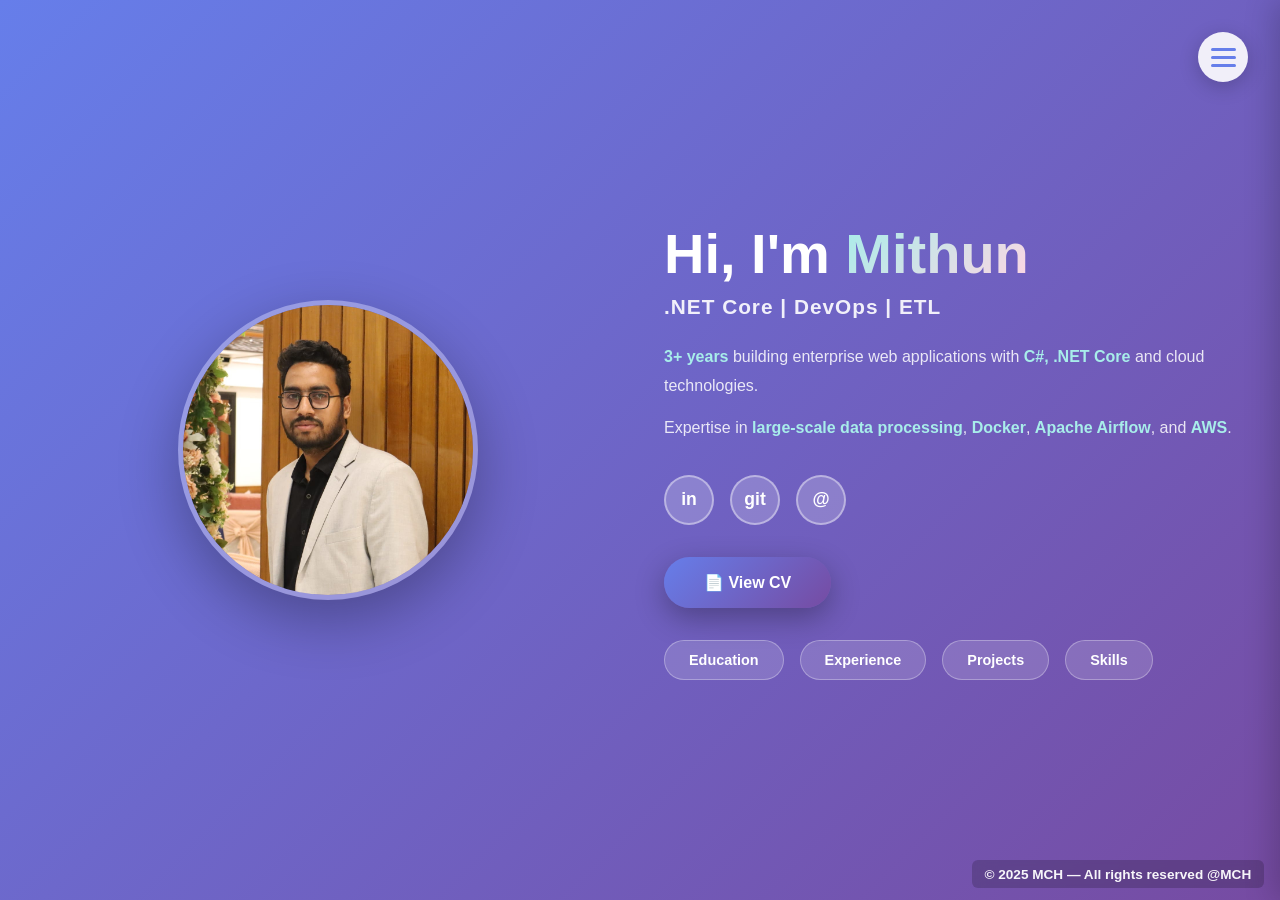
<file: index.html>
<!DOCTYPE html>
<html lang="en">
<head>
  <meta charset="UTF-8">
  <meta name="viewport" content="width=device-width, initial-scale=1.0">
  <title>Mithun Chandra Howlader | Portfolio</title>
   <!-- CSS file link -->
  <link rel="stylesheet" href="style.css">
</head>
<body>
  <!-- Menu Toggle Button -->
  <div class="menu-toggle" onclick="toggleMenu()">
    <span></span>
    <span></span>
    <span></span>
  </div>

  <!-- Sidebar Menu -->
  <div class="sidebar" id="sidebar">
    <nav>
      <ul>
        <li><a href="index.html">🏠 Home</a></li>
        <li><a href="education.html">🎓 Education</a></li>
        <li><a href="experience.html">💼 Experience</a></li>
        <li><a href="projects.html">🚀 Projects</a></li>
        <li><a href="skills.html">⚡ Skills & Technology</a></li>
        <li><a href="contact.html">📧 Contact</a></li>
      </ul>
    </nav>
  </div>

  <!-- Overlay -->
  <div class="overlay" id="overlay" onclick="toggleMenu()"></div>

  <!-- Landing Page -->
  <section class="landing">
    <div class="content-wrapper">
      <!-- Left Section -->
      <div class="landing-left">
        <img src="MCH_CV.jpg" alt="Mithun Chandra Howlader" class="profile-pic">
      </div>

      <!-- Right Section -->
      <div class="landing-right">
        <h1>Hi, I'm <span class="highlight">Mithun</span></h1>
        <p class="role">.NET Core | DevOps | ETL</p>

        <!-- Quick Summary -->
        <div class="quick-summary">
          <p><strong>3+ years</strong> building enterprise web applications with <strong>C#, .NET Core</strong> and cloud technologies.</p>
          <p>Expertise in <strong>large-scale data processing</strong>, <strong>Docker</strong>, <strong>Apache Airflow</strong>, and <strong>AWS</strong>.</p>
        </div>

        <!-- Social Links -->
        <div class="social-links">
          <a href="https://www.linkedin.com/in/mithun-chandra-howlader-b78268a1/" target="_blank" title="LinkedIn">in</a>
          <a href="https://github.com/mchowlader/" target="_blank" title="GitHub">git</a>
          <a href="mailto:mithun.howlader222@gmail.com" title="Email">@</a>
        </div>

        <!-- CTA Button -->
        <div class="cta-section">
          <a href="Mithun Chandra Howlader_CV_v2.pdf" class="cv-btn" target="_blank">📄 View CV</a>
        </div>

        <!-- Quick Links -->
        <div class="quick-links">
          <a href="education.html" class="quick-link">Education</a>
          <a href="experience.html" class="quick-link">Experience</a>
          <a href="projects.html" class="quick-link">Projects</a>
          <a href="skills.html" class="quick-link">Skills</a>
        </div>
      </div>
    </div>
  </section>

  <script>
    function toggleMenu() {
      const sidebar = document.getElementById('sidebar');
      const overlay = document.getElementById('overlay');
      const menuToggle = document.querySelector('.menu-toggle');
      
      sidebar.classList.toggle('active');
      overlay.classList.toggle('active');
      menuToggle.classList.toggle('active');
    }

    // Close menu on escape key
    document.addEventListener('keydown', function(e) {
      if (e.key === 'Escape') {
        const sidebar = document.getElementById('sidebar');
        if (sidebar.classList.contains('active')) {
          toggleMenu();
        }
      }
    });
  </script>
  <footer class="site-footer">© 2025 MCH — All rights reserved @MCH</footer>
</body>
</html>
</file>
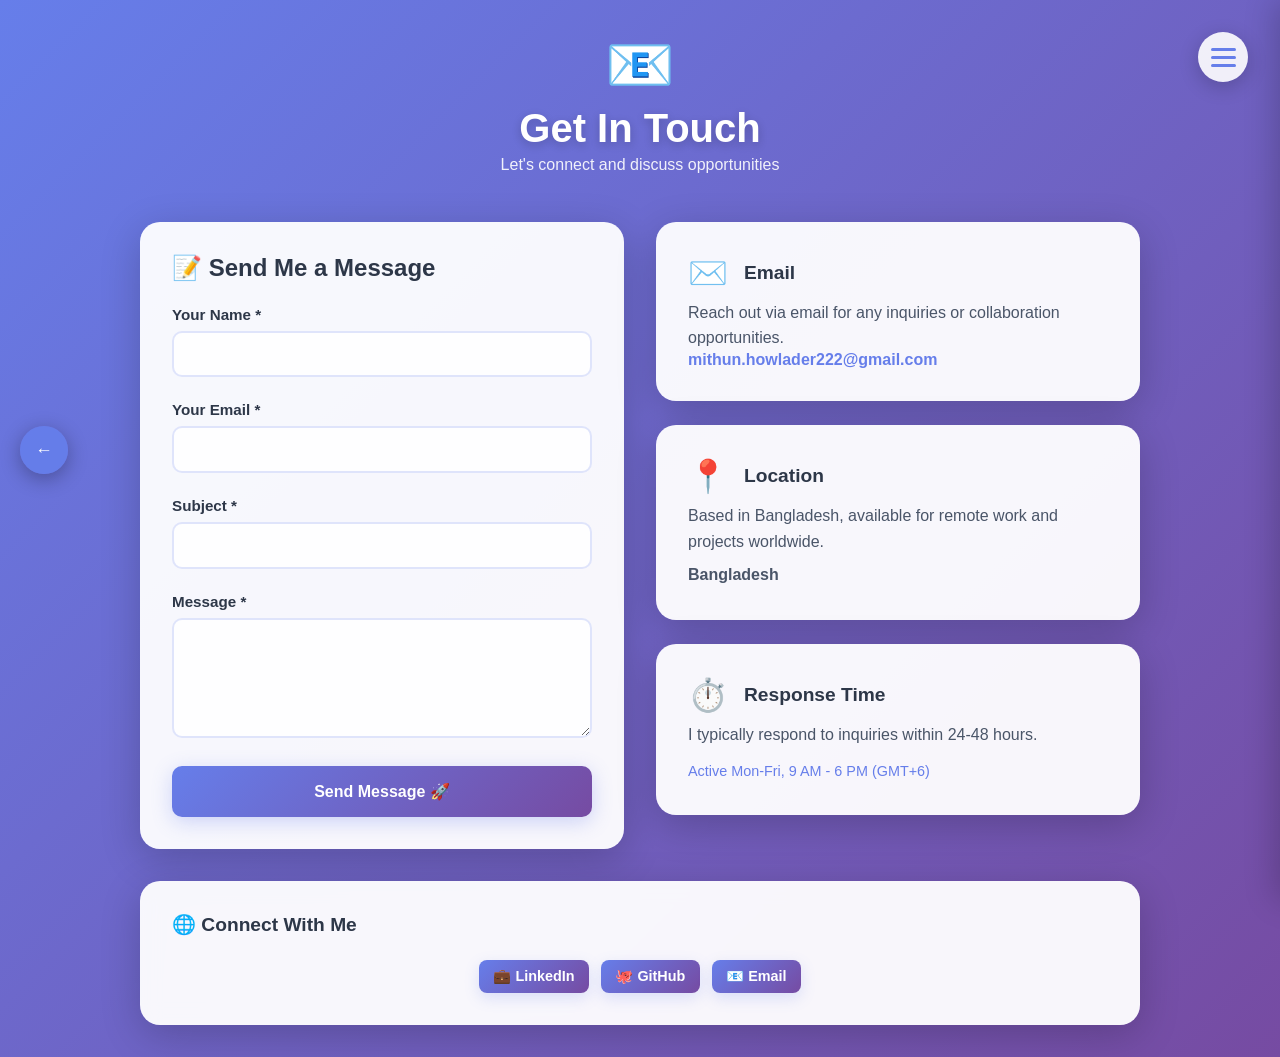
<file: contact.html>
<!DOCTYPE html>
<html lang="en">
<head>
  <meta charset="UTF-8">
  <meta name="viewport" content="width=device-width, initial-scale=1.0">
  <title>Contact | Mithun Chandra Howlader</title>
  <style>
    * {
      margin: 0;
      padding: 0;
      box-sizing: border-box;
    }

    body {
      font-family: 'Segoe UI', Tahoma, Geneva, Verdana, sans-serif;
      background: linear-gradient(135deg, #667eea 0%, #764ba2 100%);
      min-height: 100vh;
      overflow-x: hidden;
      padding: 2rem;
    }

    /* Menu Toggle Button */
    .menu-toggle {
      position: fixed;
      top: 2rem;
      right: 2rem;
      width: 50px;
      height: 50px;
      background: rgba(255, 255, 255, 0.9);
      border-radius: 50%;
      display: flex;
      flex-direction: column;
      align-items: center;
      justify-content: center;
      gap: 5px;
      cursor: pointer;
      z-index: 1001;
      box-shadow: 0 5px 20px rgba(0, 0, 0, 0.2);
      transition: all 0.3s;
    }

    .menu-toggle:hover {
      transform: scale(1.1);
    }

    .menu-toggle span {
      width: 25px;
      height: 3px;
      background: #667eea;
      border-radius: 3px;
      transition: all 0.3s;
    }

    .menu-toggle.active span:nth-child(1) {
      transform: rotate(45deg) translate(8px, 8px);
    }

    .menu-toggle.active span:nth-child(2) {
      opacity: 0;
    }

    .menu-toggle.active span:nth-child(3) {
      transform: rotate(-45deg) translate(7px, -7px);
    }

    /* Sidebar Menu */
    .sidebar {
      position: fixed;
      top: 0;
      right: -350px;
      width: 350px;
      height: 100vh;
      background: rgba(255, 255, 255, 0.98);
      backdrop-filter: blur(10px);
      box-shadow: -5px 0 30px rgba(0, 0, 0, 0.2);
      z-index: 1000;
      transition: right 0.4s cubic-bezier(0.68, -0.55, 0.265, 1.55);
      padding: 5rem 2rem 2rem;
      overflow-y: auto;
    }

    .sidebar.active {
      right: 0;
    }

    .sidebar nav ul {
      list-style: none;
    }

    .sidebar nav ul li {
      margin-bottom: 1.5rem;
    }

    .sidebar nav ul li a {
      text-decoration: none;
      color: #2d3748;
      font-size: 1.2rem;
      font-weight: 600;
      display: block;
      padding: 1rem;
      border-radius: 10px;
      transition: all 0.3s;
    }

    .sidebar nav ul li a:hover {
      background: rgba(102, 126, 234, 0.1);
      color: #667eea;
    }

    .sidebar nav ul li a.active {
      background: linear-gradient(135deg, #667eea 0%, #764ba2 100%);
      color: white;
    }

    /* Overlay */
    .overlay {
      position: fixed;
      top: 0;
      left: 0;
      width: 100%;
      height: 100%;
      background: rgba(0, 0, 0, 0.5);
      opacity: 0;
      visibility: hidden;
      transition: all 0.3s;
      z-index: 999;
    }

    .overlay.active {
      opacity: 1;
      visibility: visible;
    }

    /* Back Button - Fixed Round */
    .back-btn {
      position: fixed;
      left: 1.25rem;
      top: 50%;
      transform: translateY(-50%);
      width: 48px;
      height: 48px;
      display: flex;
      align-items: center;
      justify-content: center;
      background: rgba(102, 126, 234, 0.95);
      color: white;
      border-radius: 50%;
      text-decoration: none;
      box-shadow: 0 5px 20px rgba(0, 0, 0, 0.3);
      z-index: 100;
      font-size: 1.1rem;
      cursor: pointer;
    }

    .back-btn:hover {
      background: #667eea;
      transform: translateY(-50%) scale(1.05);
      box-shadow: 0 8px 25px rgba(102, 126, 234, 0.5);
    }

    /* Main Container */
    .container {
      max-width: 1000px;
      margin: 0 auto;
    }

    /* Page Header */
    .page-header {
      margin-bottom: 3rem;
      text-align: center;
      animation: fadeInDown 0.6s ease-out;
    }

    .page-header .icon {
      font-size: 3.5rem;
      margin-bottom: 0.5rem;
      animation: bounce 2s infinite;
    }

    @keyframes bounce {
      0%, 100% { transform: translateY(0); }
      50% { transform: translateY(-10px); }
    }

    .page-header h1 {
      font-size: 2.5rem;
      color: white;
      margin-bottom: 0.3rem;
      text-shadow: 0 3px 10px rgba(0, 0, 0, 0.2);
    }

    .page-header p {
      color: rgba(255, 255, 255, 0.9);
      font-size: 1rem;
    }

    @keyframes fadeInDown {
      from {
        opacity: 0;
        transform: translateY(-30px);
      }
      to {
        opacity: 1;
        transform: translateY(0);
      }
    }

    /* Contact Content */
    .contact-content {
      display: grid;
      grid-template-columns: 1fr 1fr;
      gap: 2rem;
      animation: fadeInUp 0.8s ease-out 0.2s both;
    }

    @keyframes fadeInUp {
      from {
        opacity: 0;
        transform: translateY(30px);
      }
      to {
        opacity: 1;
        transform: translateY(0);
      }
    }

    /* Contact Form */
    .contact-form {
      background: rgba(255, 255, 255, 0.95);
      backdrop-filter: blur(10px);
      padding: 2rem;
      border-radius: 20px;
      box-shadow: 0 10px 40px rgba(0, 0, 0, 0.2);
    }

    .contact-form h2 {
      font-size: 1.5rem;
      color: #2d3748;
      margin-bottom: 1.5rem;
      display: flex;
      align-items: center;
      gap: 0.5rem;
    }

    .form-group {
      margin-bottom: 1.5rem;
    }

    .form-group label {
      display: block;
      color: #2d3748;
      font-weight: 600;
      margin-bottom: 0.5rem;
      font-size: 0.95rem;
    }

    .form-group input,
    .form-group textarea {
      width: 100%;
      padding: 0.8rem;
      border: 2px solid rgba(102, 126, 234, 0.2);
      border-radius: 10px;
      font-family: inherit;
      font-size: 0.95rem;
      transition: all 0.3s;
      background: rgba(255, 255, 255, 0.8);
    }

    .form-group input:focus,
    .form-group textarea:focus {
      outline: none;
      border-color: #667eea;
      background: white;
      box-shadow: 0 0 15px rgba(102, 126, 234, 0.2);
    }

    .form-group textarea {
      resize: vertical;
      min-height: 120px;
    }

    .submit-btn {
      width: 100%;
      padding: 1rem;
      background: linear-gradient(135deg, #667eea 0%, #764ba2 100%);
      color: white;
      border: none;
      border-radius: 10px;
      font-size: 1rem;
      font-weight: 700;
      cursor: pointer;
      transition: all 0.3s;
      box-shadow: 0 5px 20px rgba(102, 126, 234, 0.3);
    }

    .submit-btn:hover {
      transform: translateY(-3px);
      box-shadow: 0 10px 30px rgba(102, 126, 234, 0.5);
    }

    .submit-btn:active {
      transform: translateY(-1px);
    }

    /* Contact Info */
    .contact-info {
      display: flex;
      flex-direction: column;
      gap: 1.5rem;
    }

    .info-card {
      background: rgba(255, 255, 255, 0.95);
      backdrop-filter: blur(10px);
      padding: 2rem;
      border-radius: 20px;
      box-shadow: 0 10px 40px rgba(0, 0, 0, 0.2);
      transition: all 0.3s;
    }

    .info-card:hover {
      transform: translateY(-5px);
      box-shadow: 0 15px 50px rgba(102, 126, 234, 0.3);
    }

    .info-card-header {
      display: flex;
      align-items: center;
      gap: 1rem;
      margin-bottom: 0.5rem;
    }

    .info-icon {
      font-size: 2rem;
      display: flex;
      align-items: center;
      justify-content: center;
    }

    .info-card h3 {
      font-size: 1.2rem;
      color: #2d3748;
    }

    .info-card p {
      color: #4a5568;
      margin-top: 0.5rem;
      line-height: 1.6;
    }

    .info-card a {
      color: #667eea;
      text-decoration: none;
      font-weight: 600;
      transition: all 0.3s;
      display: inline-block;
    }

    .info-card a:hover {
      color: #764ba2;
      text-decoration: underline;
    }

    /* Social Links */
    .social-links-section {
      background: rgba(255, 255, 255, 0.95);
      backdrop-filter: blur(10px);
      padding: 2rem;
      border-radius: 20px;
      box-shadow: 0 10px 40px rgba(0, 0, 0, 0.2);
    }

    .social-links-section h3 {
      font-size: 1.2rem;
      color: #2d3748;
      margin-bottom: 1.5rem;
      display: flex;
      align-items: center;
      gap: 0.5rem;
    }

    .social-buttons {
      display: flex;
      gap: 0.75rem;
      flex-wrap: wrap;
      justify-content: center;
    }

    .social-btn {
      padding: 0.5rem 0.9rem;
      font-size: 0.9rem;
      background: linear-gradient(135deg, #667eea 0%, #764ba2 100%);
      color: white;
      text-decoration: none;
      border-radius: 8px;
      font-weight: 600;
      transition: all 0.3s;
      box-shadow: 0 5px 15px rgba(102, 126, 234, 0.2);
      display: inline-flex;
      align-items: center;
      justify-content: center;
      gap: 0.4rem;
    }

    .social-btn:hover {
      transform: translateY(-3px);
      box-shadow: 0 10px 25px rgba(102, 126, 234, 0.4);
    }

    /* Response Message */
    .form-message {
      margin-top: 1rem;
      padding: 1rem;
      border-radius: 10px;
      text-align: center;
      display: none;
      font-weight: 600;
    }

    .form-message.success {
      background: rgba(72, 187, 120, 0.2);
      color: #22543d;
      display: block;
    }

    .form-message.error {
      background: rgba(245, 101, 101, 0.2);
      color: #742a2a;
      display: block;
    }

    /* Responsive */
    @media (max-width: 768px) {
      body {
        padding: 1rem;
      }

      .back-btn {
        left: 1rem;
        width: 40px;
        height: 40px;
        font-size: 1rem;
        padding: 0;
      }

      .menu-toggle {
        top: 1rem;
        right: 1rem;
      }

      .page-header h1 {
        font-size: 2rem;
      }

      .page-header .icon {
        font-size: 2.5rem;
      }

      .contact-content {
        grid-template-columns: 1fr;
      }

      .contact-form,
      .info-card,
      .social-links-section {
        padding: 1.5rem;
      }

      .social-btn {
        flex: 1 1 calc(50% - 0.5rem);
      }
    }

    @media (max-width: 480px) {
      .page-header h1 {
        font-size: 1.5rem;
      }

      .contact-form h2,
      .social-links-section h3 {
        font-size: 1.1rem;
      }

      .social-btn {
        flex: 1 1 100%;
      }
    }
  </style>
</head>
<body>
  <!-- Menu Toggle Button -->
  <div class="menu-toggle" onclick="toggleMenu()">
    <span></span>
    <span></span>
    <span></span>
  </div>

  <!-- Sidebar Menu -->
  <div class="sidebar" id="sidebar">
    <nav>
      <ul>
        <li><a href="index.html">🏠 Home</a></li>
        <li><a href="education.html">🎓 Education</a></li>
        <li><a href="experience.html">💼 Experience</a></li>
        <li><a href="projects.html">🚀 Projects</a></li>
        <li><a href="skills.html">⚡ Skills & Technology</a></li>
        <li><a href="contact.html" class="active">📧 Contact</a></li>
      </ul>
    </nav>
  </div>

  <!-- Overlay -->
  <div class="overlay" id="overlay" onclick="toggleMenu()"></div>

  <!-- Back Button -->
  <a href="index.html" class="back-btn" aria-label="Home">←</a>

  <!-- Main Content -->
  <div class="container">
    <!-- Page Header -->
    <div class="page-header">
      <div class="icon">📧</div>
      <h1>Get In Touch</h1>
      <p>Let's connect and discuss opportunities</p>
    </div>

    <!-- Contact Content -->
    <div class="contact-content">
      <!-- Contact Form -->
      <div class="contact-form">
        <h2>📝 Send Me a Message</h2>
        <form id="contactForm">
          <div class="form-group">
            <label for="name">Your Name *</label>
            <input type="text" id="name" name="name" required>
          </div>

          <div class="form-group">
            <label for="email">Your Email *</label>
            <input type="email" id="email" name="email" required>
          </div>

          <div class="form-group">
            <label for="subject">Subject *</label>
            <input type="text" id="subject" name="subject" required>
          </div>

          <div class="form-group">
            <label for="message">Message *</label>
            <textarea id="message" name="message" required></textarea>
          </div>

          <button type="submit" class="submit-btn">Send Message 🚀</button>
          <div class="form-message" id="formMessage"></div>
        </form>
      </div>

      <!-- Contact Info -->
      <div class="contact-info">
        <!-- Email Card -->
        <div class="info-card">
          <div class="info-card-header">
            <div class="info-icon">✉️</div>
            <h3>Email</h3>
          </div>
          <p>Reach out via email for any inquiries or collaboration opportunities.</p>
          <a href="mailto:mithun.howlader222@gmail.com">mithun.howlader222@gmail.com</a>
        </div>

        <!-- Location Card -->
        <div class="info-card">
          <div class="info-card-header">
            <div class="info-icon">📍</div>
            <h3>Location</h3>
          </div>
          <p>Based in Bangladesh, available for remote work and projects worldwide.</p>
          <p><strong>Bangladesh</strong></p>
        </div>

        <!-- Response Time Card -->
        <div class="info-card">
          <div class="info-card-header">
            <div class="info-icon">⏱️</div>
            <h3>Response Time</h3>
          </div>
          <p>I typically respond to inquiries within 24-48 hours.</p>
          <p style="margin-top: 0.8rem; font-size: 0.9rem; color: #667eea;">Active Mon-Fri, 9 AM - 6 PM (GMT+6)</p>
        </div>
      </div>
    </div>

    <!-- Social Links Section -->
    <div class="social-links-section" style="margin-top: 2rem;">
      <h3>🌐 Connect With Me</h3>
      <div class="social-buttons">
        <a href="https://www.linkedin.com/in/mithun-chandra-howlader-b78268a1/" target="_blank" class="social-btn">
          💼 LinkedIn
        </a>
        <a href="https://github.com/mchowlader/" target="_blank" class="social-btn">
          🐙 GitHub
        </a>
        <a href="mailto:mithun.howlader222@gmail.com" class="social-btn">
          📧 Email
        </a>
      </div>
    </div>
  </div>

  <script>
    function toggleMenu() {
      const sidebar = document.getElementById('sidebar');
      const overlay = document.getElementById('overlay');
      const menuToggle = document.querySelector('.menu-toggle');
      
      sidebar.classList.toggle('active');
      overlay.classList.toggle('active');
      menuToggle.classList.toggle('active');
    }

    // Set active menu item
    document.addEventListener('DOMContentLoaded', function() {
      const currentPage = window.location.pathname.split('/').pop() || 'index.html';
      const menuLinks = document.querySelectorAll('.sidebar nav ul li a');
      
      menuLinks.forEach(link => {
        const href = link.getAttribute('href');
        if (href === currentPage || (currentPage === '' && href === 'index.html')) {
          link.classList.add('active');
        } else {
          link.classList.remove('active');
        }
      });
    });

    // Handle form submission
    document.getElementById('contactForm').addEventListener('submit', function(e) {
      e.preventDefault();
      
      const name = document.getElementById('name').value;
      const email = document.getElementById('email').value;
      const subject = document.getElementById('subject').value;
      const message = document.getElementById('message').value;
      const formMessage = document.getElementById('formMessage');

      // Validate form
      if (!name || !email || !subject || !message) {
        formMessage.textContent = 'Please fill in all fields';
        formMessage.classList.add('error');
        formMessage.classList.remove('success');
        return;
      }

      // Create mailto link (simple solution)
      const mailtoLink = `mailto:mithun.howlader222@gmail.com?subject=${encodeURIComponent(subject)}&body=${encodeURIComponent(`From: ${name} (${email})\n\n${message}`)}`;
      
      // Show success message
      formMessage.textContent = '✓ Message prepared! Your email client will open.';
      formMessage.classList.add('success');
      formMessage.classList.remove('error');

      // Clear form after 2 seconds and open email client
      setTimeout(() => {
        window.location.href = mailtoLink;
        this.reset();
        formMessage.textContent = '';
        formMessage.classList.remove('success');
      }, 1000);
    });

    // Close menu on escape key
    document.addEventListener('keydown', function(e) {
      if (e.key === 'Escape') {
        const sidebar = document.getElementById('sidebar');
        if (sidebar.classList.contains('active')) {
          toggleMenu();
        }
      }
    });
  </script>
</body>
</html>
</file>
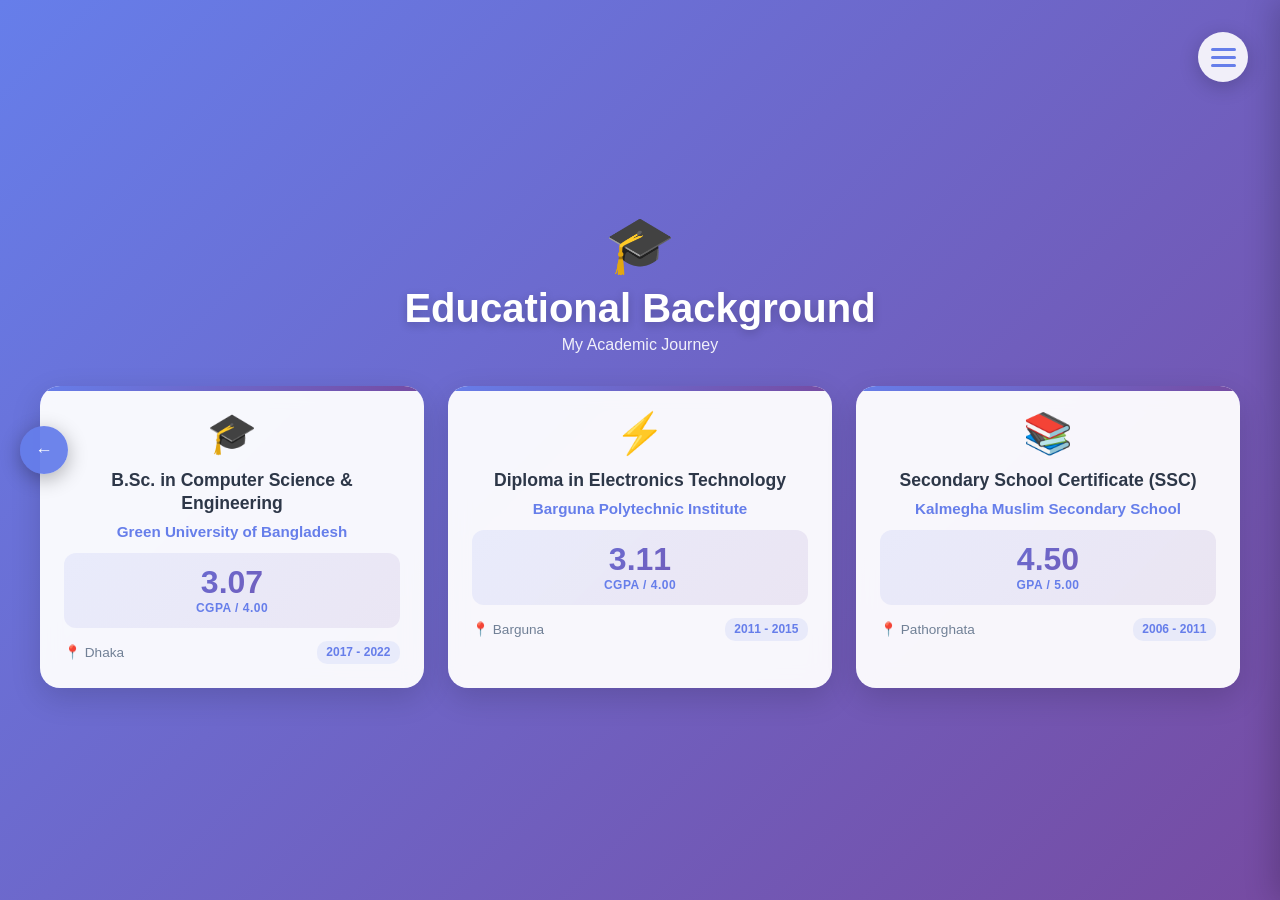
<file: education.html>
<!DOCTYPE html>
<html lang="en">
<head>
  <meta charset="UTF-8">
  <meta name="viewport" content="width=device-width, initial-scale=1.0">
  <title>Education | Mithun Chandra Howlader</title>
  <style>
    * {
      margin: 0;
      padding: 0;
      box-sizing: border-box;
    }

    body {
      font-family: 'Segoe UI', Tahoma, Geneva, Verdana, sans-serif;
      background: linear-gradient(135deg, #667eea 0%, #764ba2 100%);
      height: 100vh;
      overflow: hidden;
      display: flex;
      align-items: center;
      justify-content: center;
      padding: 2rem;
    }

    /* Menu Toggle Button */
    .menu-toggle {
      position: fixed;
      top: 2rem;
      right: 2rem;
      width: 50px;
      height: 50px;
      background: rgba(255, 255, 255, 0.9);
      border-radius: 50%;
      display: flex;
      flex-direction: column;
      align-items: center;
      justify-content: center;
      gap: 5px;
      cursor: pointer;
      z-index: 1001;
      box-shadow: 0 5px 20px rgba(0, 0, 0, 0.2);
      transition: all 0.3s;
    }

    .menu-toggle:hover {
      transform: scale(1.1);
    }

    .menu-toggle span {
      width: 25px;
      height: 3px;
      background: #667eea;
      border-radius: 3px;
      transition: all 0.3s;
    }

    .menu-toggle.active span:nth-child(1) {
      transform: rotate(45deg) translate(8px, 8px);
    }

    .menu-toggle.active span:nth-child(2) {
      opacity: 0;
    }

    .menu-toggle.active span:nth-child(3) {
      transform: rotate(-45deg) translate(7px, -7px);
    }

    /* Sidebar Menu */
    .sidebar {
      position: fixed;
      top: 0;
      right: -350px;
      width: 350px;
      height: 100vh;
      background: rgba(255, 255, 255, 0.98);
      backdrop-filter: blur(10px);
      box-shadow: -5px 0 30px rgba(0, 0, 0, 0.2);
      z-index: 1000;
      transition: right 0.4s cubic-bezier(0.68, -0.55, 0.265, 1.55);
      padding: 5rem 2rem 2rem;
      overflow-y: auto;
    }

    .sidebar.active {
      right: 0;
    }

    .sidebar nav ul {
      list-style: none;
    }

    .sidebar nav ul li {
      margin-bottom: 1.5rem;
    }

    .sidebar nav ul li a {
      text-decoration: none;
      color: #2d3748;
      font-size: 1.2rem;
      font-weight: 600;
      display: block;
      padding: 1rem;
      border-radius: 10px;
      transition: all 0.3s;
    }

    .sidebar nav ul li a:hover {
      background: rgba(102, 126, 234, 0.1);
      color: #667eea;
    }

    .sidebar nav ul li a.active {
      background: linear-gradient(135deg, #667eea 0%, #764ba2 100%);
      color: white;
    }

    /* Overlay */
    .overlay {
      position: fixed;
      top: 0;
      left: 0;
      width: 100%;
      height: 100%;
      background: rgba(0, 0, 0, 0.5);
      opacity: 0;
      visibility: hidden;
      transition: all 0.3s;
      z-index: 999;
    }

    .overlay.active {
      opacity: 1;
      visibility: visible;
    }

    /* Main Container */
    .container {
      max-width: 1200px;
      width: 100%;
      text-align: center;
    }

    /* Page Header */
    .page-header {
      margin-bottom: 2rem;
      animation: fadeInDown 0.6s ease-out;
    }

    .page-header .icon {
      font-size: 3.5rem;
      margin-bottom: 0.5rem;
      animation: bounce 2s infinite;
    }

    @keyframes bounce {
      0%, 100% { transform: translateY(0); }
      50% { transform: translateY(-10px); }
    }

    .page-header h1 {
      font-size: 2.5rem;
      color: white;
      margin-bottom: 0.3rem;
      text-shadow: 0 3px 10px rgba(0, 0, 0, 0.2);
    }

    .page-header p {
      color: rgba(255, 255, 255, 0.9);
      font-size: 1rem;
    }

    @keyframes fadeInDown {
      from {
        opacity: 0;
        transform: translateY(-30px);
      }
      to {
        opacity: 1;
        transform: translateY(0);
      }
    }

    /* Education Grid - 3 Columns */
    .education-grid {
      display: grid;
      grid-template-columns: repeat(3, 1fr);
      gap: 1.5rem;
      animation: fadeInUp 0.8s ease-out 0.2s both;
    }

    @keyframes fadeInUp {
      from {
        opacity: 0;
        transform: translateY(30px);
      }
      to {
        opacity: 1;
        transform: translateY(0);
      }
    }

    /* Compact Education Card */
    .education-card {
      background: rgba(255, 255, 255, 0.95);
      backdrop-filter: blur(10px);
      border-radius: 20px;
      padding: 1.5rem;
      box-shadow: 0 10px 30px rgba(0, 0, 0, 0.15);
      transition: all 0.3s cubic-bezier(0.175, 0.885, 0.32, 1.275);
      position: relative;
      overflow: hidden;
    }

    .education-card::before {
      content: '';
      position: absolute;
      top: 0;
      left: 0;
      right: 0;
      height: 5px;
      background: linear-gradient(135deg, #667eea 0%, #764ba2 100%);
    }

    .education-card:hover {
      transform: translateY(-10px) scale(1.03);
      box-shadow: 0 20px 50px rgba(102, 126, 234, 0.4);
    }

    .degree-icon {
      font-size: 2.5rem;
      margin-bottom: 0.8rem;
      display: inline-block;
      animation: float 3s ease-in-out infinite;
    }

    .education-card:nth-child(2) .degree-icon {
      animation-delay: 0.5s;
    }

    .education-card:nth-child(3) .degree-icon {
      animation-delay: 1s;
    }

    @keyframes float {
      0%, 100% { transform: translateY(0); }
      50% { transform: translateY(-8px); }
    }

    .degree-title {
      font-size: 1.1rem;
      color: #2d3748;
      font-weight: 700;
      margin-bottom: 0.5rem;
      line-height: 1.3;
    }

    .institution {
      color: #667eea;
      font-size: 0.95rem;
      font-weight: 600;
      margin-bottom: 0.8rem;
    }

    .grade-display {
      background: linear-gradient(135deg, rgba(102, 126, 234, 0.1) 0%, rgba(118, 75, 162, 0.1) 100%);
      border-radius: 12px;
      padding: 0.8rem;
      margin-bottom: 0.8rem;
    }

    .grade-value {
      font-size: 2rem;
      font-weight: 800;
      background: linear-gradient(135deg, #667eea 0%, #764ba2 100%);
      -webkit-background-clip: text;
      -webkit-text-fill-color: transparent;
      background-clip: text;
      line-height: 1;
    }

    .grade-label {
      font-size: 0.75rem;
      color: #667eea;
      font-weight: 600;
      text-transform: uppercase;
      letter-spacing: 0.5px;
      margin-top: 0.2rem;
    }

    .card-footer {
      display: flex;
      justify-content: space-between;
      align-items: center;
      font-size: 0.85rem;
      color: #718096;
    }

    .location {
      display: flex;
      align-items: center;
      gap: 0.3rem;
    }

    .duration {
      background: rgba(102, 126, 234, 0.1);
      color: #667eea;
      padding: 0.3rem 0.6rem;
      border-radius: 10px;
      font-weight: 600;
      font-size: 0.75rem;
    }

    /* Back Button - Fixed Round */
    .back-btn {
      position: fixed;
      left: 1.25rem;
      top: 50%;
      transform: translateY(-50%);
      width: 48px;
      height: 48px;
      display: flex;
      align-items: center;
      justify-content: center;
      background: rgba(102, 126, 234, 0.95);
      color: white;
      border-radius: 50%;
      text-decoration: none;
      box-shadow: 0 5px 20px rgba(0, 0, 0, 0.3);
      z-index: 100;
      font-size: 1.1rem;
      cursor: pointer;
    }

    .back-btn:hover {
      background: #667eea;
      transform: translateY(-50%) scale(1.05);
      box-shadow: 0 8px 25px rgba(102, 126, 234, 0.5);
    }

    /* Hide extra back buttons */
    .back-btn-bottom {
      display: none;
    }

    /* Responsive */
    @media (max-width: 1024px) {
      .education-grid {
        grid-template-columns: 1fr;
        gap: 1rem;
      }

      body {
        overflow-y: auto;
        height: auto;
        min-height: 100vh;
      }

      .container {
        padding: 1rem 0;
      }
    }

    @media (max-width: 768px) {
      .page-header .icon {
        font-size: 2.5rem;
      }

      .page-header h1 {
        font-size: 1.8rem;
      }

      .sidebar {
        width: 280px;
        right: -280px;
      }

      .back-btn {
        left: 1rem;
        bottom: auto;
        width: 40px;
        height: 40px;
        font-size: 1rem;
        padding: 0;
      }
    }
  </style>
</head>
<body>
  <!-- Menu Toggle Button -->
  <div class="menu-toggle" onclick="toggleMenu()">
    <span></span>
    <span></span>
    <span></span>
  </div>

  <!-- Sidebar Menu -->
  <div class="sidebar" id="sidebar">
    <nav>
      <ul>
        <li><a href="index.html">🏠 Home</a></li>
        <li><a href="education.html" class="active">🎓 Education</a></li>
        <li><a href="experience.html">💼 Experience</a></li>
        <li><a href="projects.html">🚀 Projects</a></li>
        <li><a href="skills.html">⚡ Skills & Technology</a></li>
        <li><a href="contact.html">📧 Contact</a></li>
      </ul>
    </nav>
  </div>

  <!-- Overlay -->
  <div class="overlay" id="overlay" onclick="toggleMenu()"></div>

  <!-- Back Button -->
  <a href="index.html" class="back-btn" aria-label="Home">←</a>

  <!-- Main Content -->
  <div class="container">
    <!-- Page Header -->
    <div class="page-header">
      <div class="icon">🎓</div>
      <h1>Educational Background</h1>
      <p>My Academic Journey</p>
    </div>

    <!-- Education Grid -->
    <div class="education-grid">
      <!-- Bachelor's Degree -->
      <div class="education-card">
        <div class="degree-icon">🎓</div>
        <h2 class="degree-title">B.Sc. in Computer Science & Engineering</h2>
        <div class="institution">Green University of Bangladesh</div>
        
        <div class="grade-display">
          <div class="grade-value">3.07</div>
          <div class="grade-label">CGPA / 4.00</div>
        </div>

        <div class="card-footer">
          <div class="location">📍 Dhaka</div>
          <div class="duration">2017 - 2022</div>
        </div>
      </div>

      <!-- Diploma -->
      <div class="education-card">
        <div class="degree-icon">⚡</div>
        <h2 class="degree-title">Diploma in Electronics Technology</h2>
        <div class="institution">Barguna Polytechnic Institute</div>
        
        <div class="grade-display">
          <div class="grade-value">3.11</div>
          <div class="grade-label">CGPA / 4.00</div>
        </div>

        <div class="card-footer">
          <div class="location">📍 Barguna</div>
          <div class="duration">2011 - 2015</div>
        </div>
      </div>

      <!-- SSC -->
      <div class="education-card">
        <div class="degree-icon">📚</div>
        <h2 class="degree-title">Secondary School Certificate (SSC)</h2>
        <div class="institution">Kalmegha Muslim Secondary School</div>
        
        <div class="grade-display">
          <div class="grade-value">4.50</div>
          <div class="grade-label">GPA / 5.00</div>
        </div>

        <div class="card-footer">
          <div class="location">📍 Pathorghata</div>
          <div class="duration">2006 - 2011</div>
        </div>
      </div>
    </div>
  </div>

  <script>
    function toggleMenu() {
      const sidebar = document.getElementById('sidebar');
      const overlay = document.getElementById('overlay');
      const menuToggle = document.querySelector('.menu-toggle');
      
      sidebar.classList.toggle('active');
      overlay.classList.toggle('active');
      menuToggle.classList.toggle('active');
    }

    // Back button
    function goBack() {
      window.history.back();
    }

    // Close menu on escape key
    document.addEventListener('keydown', function(e) {
      if (e.key === 'Escape') {
        const sidebar = document.getElementById('sidebar');
        if (sidebar.classList.contains('active')) {
          toggleMenu();
        }
      }
    });
  </script>
  <!-- <footer class="site-footer">© 2025 MCH — All rights reserved @MCH</footer> -->
</body>
</html>
</file>
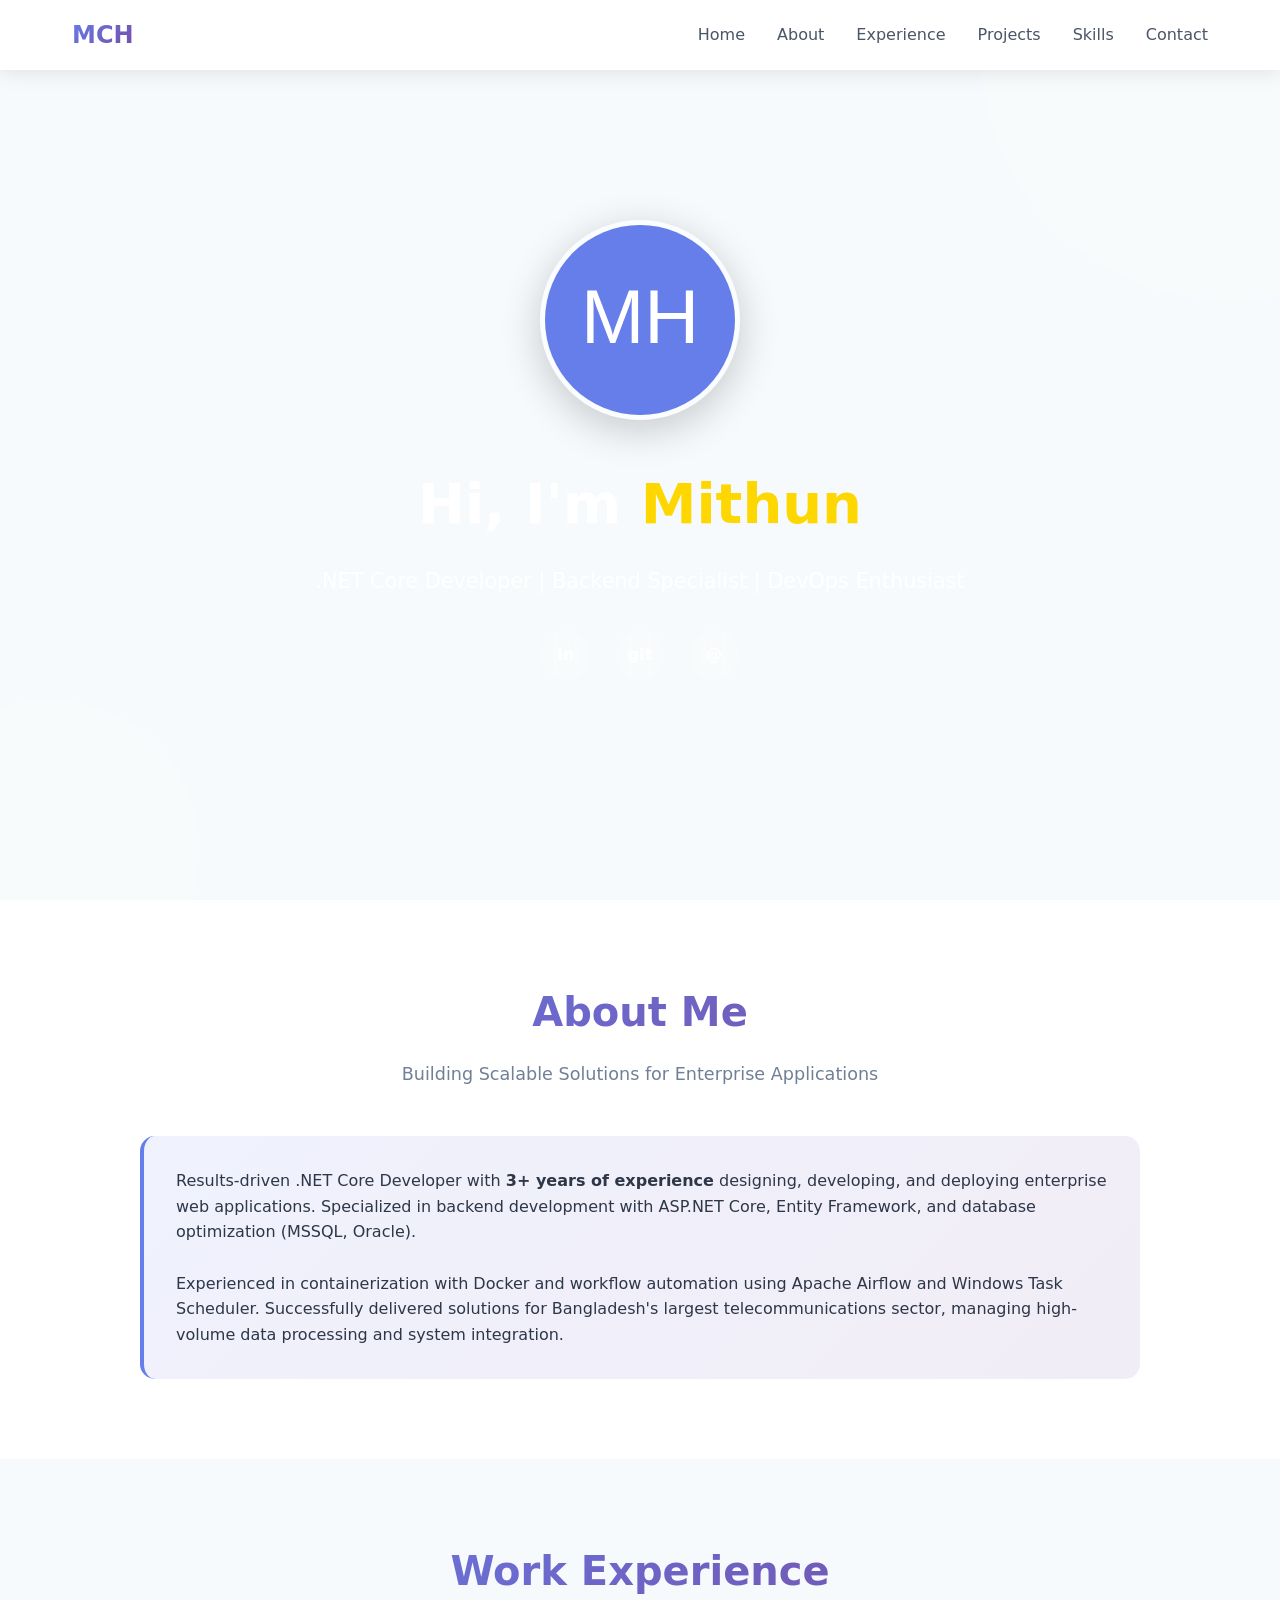
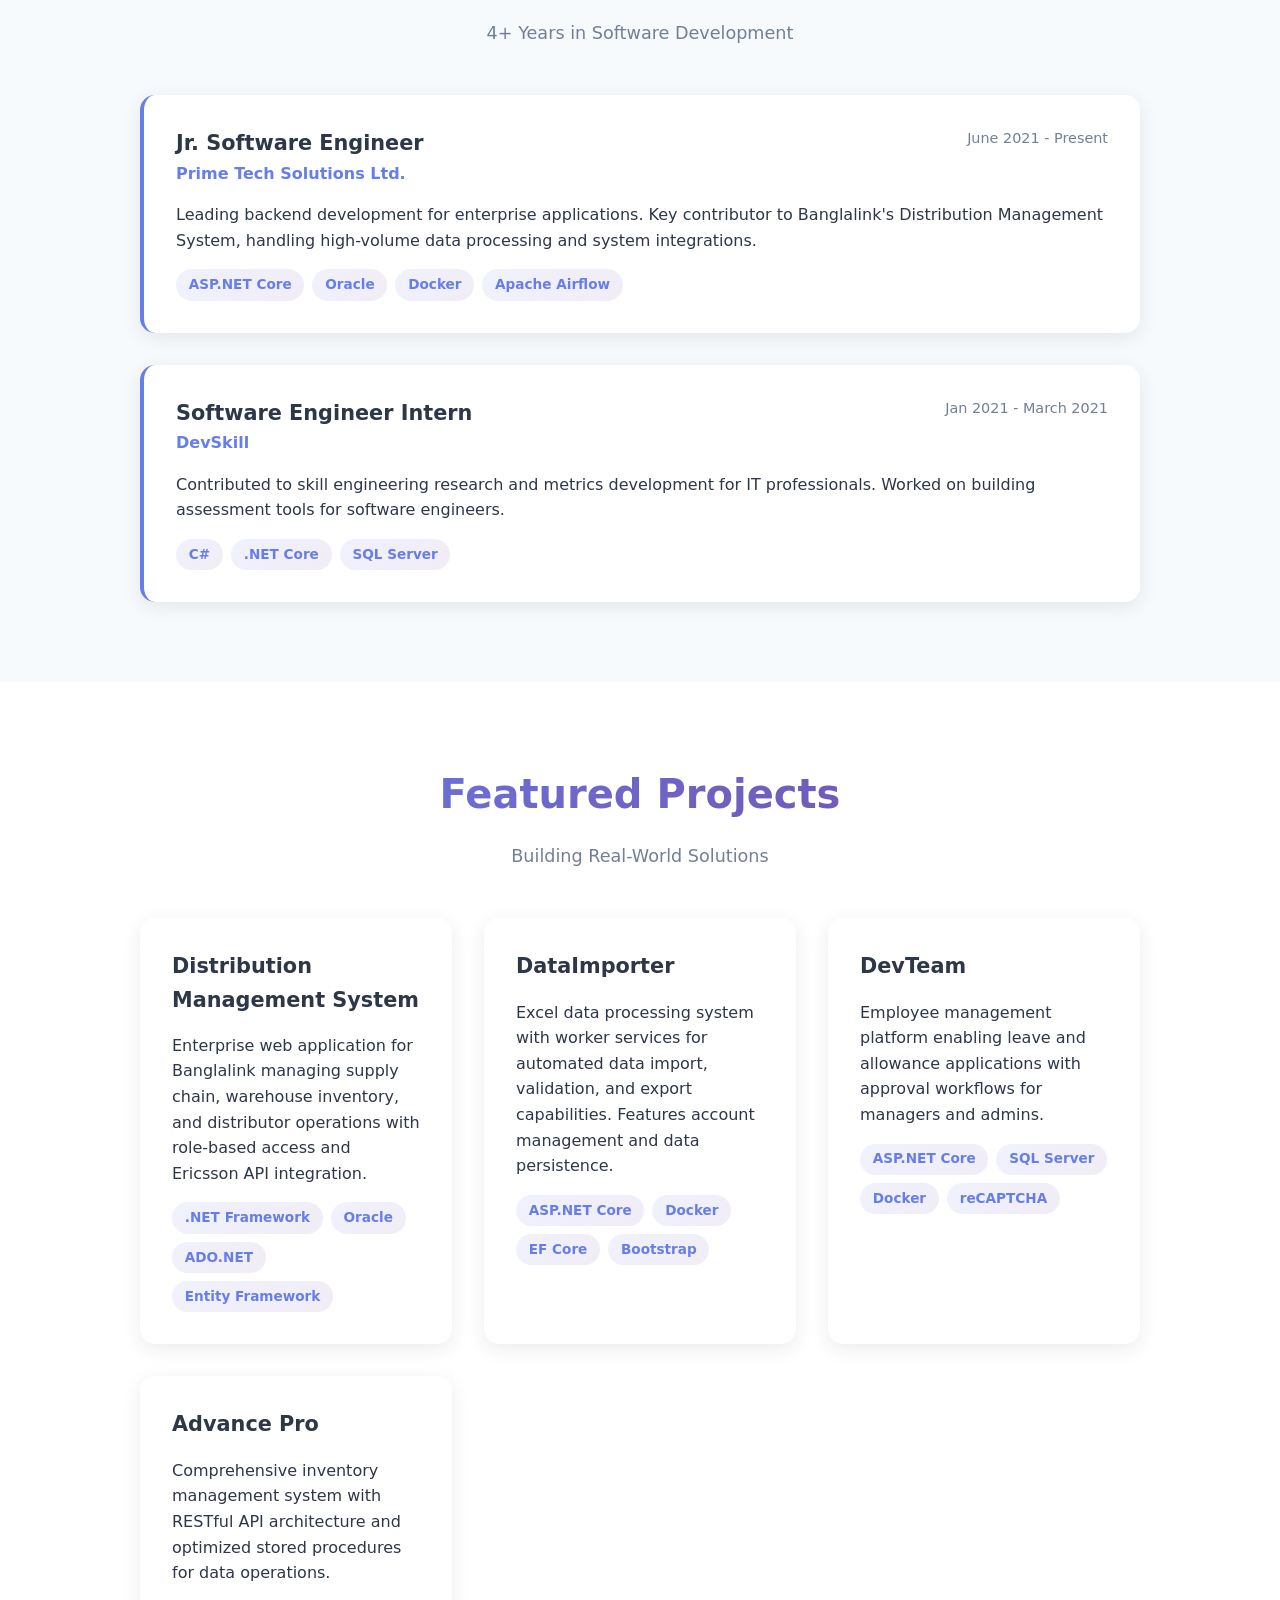
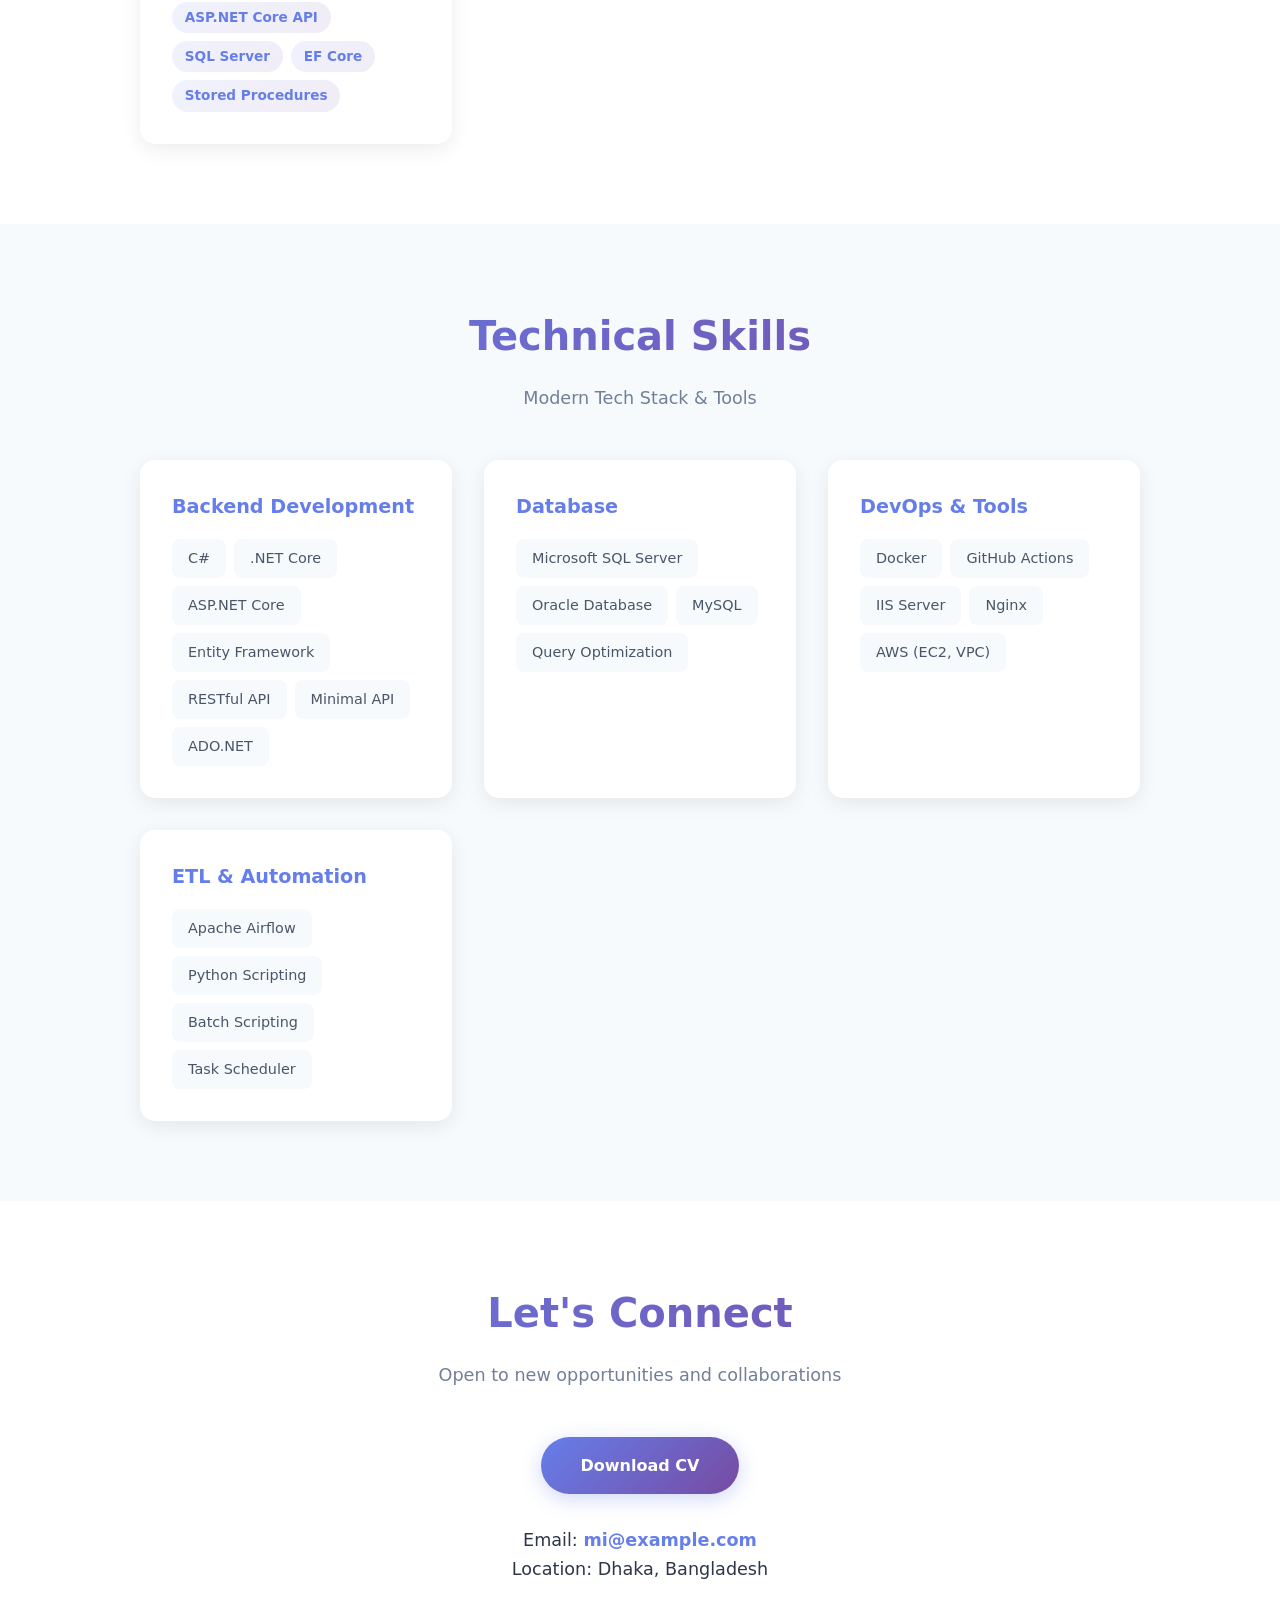
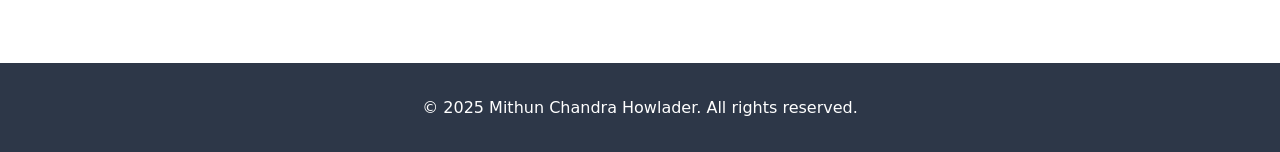
<file: modern_portfolio.html>
<!DOCTYPE html>
<html lang="en">
<head>
  <meta charset="UTF-8">
  <meta name="viewport" content="width=device-width, initial-scale=1.0">
  <title>Mithun Chandra Howlader | .NET Developer</title>
  <style>
    * {
      margin: 0;
      padding: 0;
      box-sizing: border-box;
      scroll-behavior: smooth;
    }

    body {
      font-family: 'Inter', 'Segoe UI', system-ui, -apple-system, sans-serif;
      background: linear-gradient(135deg, #667eea 0%, #764ba2 100%);
      color: #2d3748;
      line-height: 1.6;
    }

    /* Navigation */
    nav {
      position: fixed;
      top: 0;
      width: 100%;
      background: rgba(255, 255, 255, 0.95);
      backdrop-filter: blur(10px);
      padding: 1rem 0;
      z-index: 1000;
      box-shadow: 0 2px 20px rgba(0, 0, 0, 0.1);
    }

    nav .container {
      max-width: 1200px;
      margin: 0 auto;
      padding: 0 2rem;
      display: flex;
      justify-content: space-between;
      align-items: center;
    }

    nav .logo {
      font-size: 1.5rem;
      font-weight: 700;
      background: linear-gradient(135deg, #667eea 0%, #764ba2 100%);
      -webkit-background-clip: text;
      -webkit-text-fill-color: transparent;
      background-clip: text;
    }

    nav ul {
      display: flex;
      list-style: none;
      gap: 2rem;
    }

    nav a {
      text-decoration: none;
      color: #4a5568;
      font-weight: 500;
      transition: color 0.3s;
    }

    nav a:hover {
      color: #667eea;
    }

    /* Hero Section */
    .hero {
      min-height: 100vh;
      display: flex;
      align-items: center;
      justify-content: center;
      text-align: center;
      padding: 2rem;
      position: relative;
      overflow: hidden;
    }

    .hero::before {
      content: '';
      position: absolute;
      width: 500px;
      height: 500px;
      background: rgba(255, 255, 255, 0.1);
      border-radius: 50%;
      top: -200px;
      right: -200px;
      animation: float 6s ease-in-out infinite;
    }

    .hero::after {
      content: '';
      position: absolute;
      width: 300px;
      height: 300px;
      background: rgba(255, 255, 255, 0.1);
      border-radius: 50%;
      bottom: -100px;
      left: -100px;
      animation: float 8s ease-in-out infinite;
    }

    @keyframes float {
      0%, 100% { transform: translateY(0px); }
      50% { transform: translateY(20px); }
    }

    .hero-content {
      position: relative;
      z-index: 1;
    }

    .profile-pic {
      width: 200px;
      height: 200px;
      border-radius: 50%;
      border: 5px solid rgba(255, 255, 255, 0.3);
      margin-bottom: 2rem;
      box-shadow: 0 10px 40px rgba(0, 0, 0, 0.2);
      object-fit: cover;
      transition: transform 0.3s;
    }

    .profile-pic:hover {
      transform: scale(1.05);
    }

    .hero h1 {
      font-size: 3.5rem;
      color: white;
      margin-bottom: 1rem;
      font-weight: 800;
    }

    .hero .subtitle {
      font-size: 1.3rem;
      color: rgba(255, 255, 255, 0.9);
      margin-bottom: 2rem;
      font-weight: 300;
    }

    .social-links {
      display: flex;
      gap: 1.5rem;
      justify-content: center;
      margin-top: 2rem;
    }

    .social-links a {
      width: 50px;
      height: 50px;
      background: rgba(255, 255, 255, 0.2);
      backdrop-filter: blur(10px);
      border-radius: 50%;
      display: flex;
      align-items: center;
      justify-content: center;
      color: white;
      text-decoration: none;
      transition: all 0.3s;
      font-weight: 600;
    }

    .social-links a:hover {
      background: white;
      color: #667eea;
      transform: translateY(-5px);
    }

    /* Sections */
    section {
      padding: 5rem 2rem;
      background: white;
    }

    section:nth-child(even) {
      background: #f7fafc;
    }

    .container {
      max-width: 1000px;
      margin: 0 auto;
    }

    h2 {
      font-size: 2.5rem;
      margin-bottom: 1rem;
      text-align: center;
      background: linear-gradient(135deg, #667eea 0%, #764ba2 100%);
      -webkit-background-clip: text;
      -webkit-text-fill-color: transparent;
      background-clip: text;
      font-weight: 700;
    }

    .section-subtitle {
      text-align: center;
      color: #718096;
      margin-bottom: 3rem;
      font-size: 1.1rem;
    }

    /* About Section */
    .about-content {
      display: grid;
      gap: 2rem;
      margin-top: 2rem;
    }

    .about-text {
      background: linear-gradient(135deg, rgba(102, 126, 234, 0.1) 0%, rgba(118, 75, 162, 0.1) 100%);
      padding: 2rem;
      border-radius: 15px;
      border-left: 4px solid #667eea;
    }

    /* Experience Section */
    .experience-grid {
      display: grid;
      gap: 2rem;
      margin-top: 2rem;
    }

    .experience-card {
      background: white;
      padding: 2rem;
      border-radius: 15px;
      box-shadow: 0 5px 20px rgba(0, 0, 0, 0.08);
      border-left: 4px solid #667eea;
      transition: transform 0.3s, box-shadow 0.3s;
    }

    .experience-card:hover {
      transform: translateY(-5px);
      box-shadow: 0 10px 30px rgba(102, 126, 234, 0.2);
    }

    .experience-header {
      display: flex;
      justify-content: space-between;
      align-items: start;
      margin-bottom: 1rem;
      flex-wrap: wrap;
      gap: 1rem;
    }

    .job-title {
      font-size: 1.3rem;
      font-weight: 700;
      color: #2d3748;
    }

    .company {
      color: #667eea;
      font-weight: 600;
    }

    .date {
      color: #718096;
      font-size: 0.9rem;
    }

    /* Projects Section */
    .projects-grid {
      display: grid;
      grid-template-columns: repeat(auto-fit, minmax(300px, 1fr));
      gap: 2rem;
      margin-top: 2rem;
    }

    .project-card {
      background: white;
      padding: 2rem;
      border-radius: 15px;
      box-shadow: 0 5px 20px rgba(0, 0, 0, 0.08);
      transition: transform 0.3s, box-shadow 0.3s;
    }

    .project-card:hover {
      transform: translateY(-5px);
      box-shadow: 0 10px 30px rgba(102, 126, 234, 0.2);
    }

    .project-title {
      font-size: 1.3rem;
      font-weight: 700;
      color: #2d3748;
      margin-bottom: 1rem;
    }

    .tech-stack {
      display: flex;
      flex-wrap: wrap;
      gap: 0.5rem;
      margin-top: 1rem;
    }

    .tech-tag {
      background: linear-gradient(135deg, rgba(102, 126, 234, 0.1) 0%, rgba(118, 75, 162, 0.1) 100%);
      color: #667eea;
      padding: 0.3rem 0.8rem;
      border-radius: 20px;
      font-size: 0.85rem;
      font-weight: 600;
    }

    /* Skills Section */
    .skills-grid {
      display: grid;
      grid-template-columns: repeat(auto-fit, minmax(250px, 1fr));
      gap: 2rem;
      margin-top: 2rem;
    }

    .skill-category {
      background: white;
      padding: 2rem;
      border-radius: 15px;
      box-shadow: 0 5px 20px rgba(0, 0, 0, 0.08);
    }

    .skill-category h3 {
      color: #667eea;
      margin-bottom: 1rem;
      font-size: 1.2rem;
    }

    .skill-list {
      display: flex;
      flex-wrap: wrap;
      gap: 0.5rem;
    }

    .skill-item {
      background: #f7fafc;
      padding: 0.5rem 1rem;
      border-radius: 8px;
      font-size: 0.9rem;
      color: #4a5568;
    }

    /* Contact Section */
    .contact-content {
      text-align: center;
      margin-top: 2rem;
    }

    .btn-primary {
      display: inline-block;
      background: linear-gradient(135deg, #667eea 0%, #764ba2 100%);
      color: white;
      padding: 1rem 2.5rem;
      border-radius: 50px;
      text-decoration: none;
      font-weight: 600;
      transition: transform 0.3s, box-shadow 0.3s;
      box-shadow: 0 5px 20px rgba(102, 126, 234, 0.3);
    }

    .btn-primary:hover {
      transform: translateY(-3px);
      box-shadow: 0 10px 30px rgba(102, 126, 234, 0.4);
    }

    .contact-info {
      margin-top: 2rem;
      font-size: 1.1rem;
    }

    .contact-info a {
      color: #667eea;
      text-decoration: none;
      font-weight: 600;
    }

    /* Footer */
    footer {
      background: #2d3748;
      color: white;
      text-align: center;
      padding: 2rem;
    }

    /* Mobile Menu */
    .mobile-menu {
      display: none;
      cursor: pointer;
      font-size: 1.5rem;
    }

    @media (max-width: 768px) {
      nav ul {
        display: none;
      }

      .mobile-menu {
        display: block;
      }

      .hero h1 {
        font-size: 2.5rem;
      }

      .hero .subtitle {
        font-size: 1.1rem;
      }

      h2 {
        font-size: 2rem;
      }

      .experience-header {
        flex-direction: column;
      }
    }
  </style>
</head>
<body>
  <!-- Navigation -->
  <nav>
    <div class="container">
      <div class="logo">MCH</div>
      <ul>
        <li><a href="#home">Home</a></li>
        <li><a href="#about">About</a></li>
        <li><a href="#experience">Experience</a></li>
        <li><a href="#projects">Projects</a></li>
        <li><a href="#skills">Skills</a></li>
        <li><a href="#contact">Contact</a></li>
      </ul>
      <div class="mobile-menu">☰</div>
    </div>
  </nav>

  <!-- Hero Section -->
  <section id="home" class="hero">
    <div class="hero-content">
      <img src="data:image/svg+xml,%3Csvg xmlns='http://www.w3.org/2000/svg' width='200' height='200'%3E%3Crect fill='%23667eea' width='200' height='200'/%3E%3Ctext x='50%25' y='50%25' font-size='80' fill='white' text-anchor='middle' dy='.3em' font-family='Arial'%3EMH%3C/text%3E%3C/svg%3E" alt="Profile" class="profile-pic">
      <h1>Hi, I'm <span style="color: #ffd700;">Mithun</span></h1>
      <p class="subtitle">.NET Core Developer | Backend Specialist | DevOps Enthusiast</p>
      <div class="social-links">
        <a href="https://www.linkedin.com/in/mithun-chandra-howlader-b78268a1/" target="_blank" title="LinkedIn">in</a>
        <a href="https://github.com/mchowlader/" target="_blank" title="GitHub">git</a>
        <a href="mailto:mi@example.com" title="Email">@</a>
      </div>
    </div>
  </section>

  <!-- About Section -->
  <section id="about">
    <div class="container">
      <h2>About Me</h2>
      <p class="section-subtitle">Building Scalable Solutions for Enterprise Applications</p>
      
      <div class="about-content">
        <div class="about-text">
          <p>Results-driven .NET Core Developer with <strong>3+ years of experience</strong> designing, developing, and deploying enterprise web applications. Specialized in backend development with ASP.NET Core, Entity Framework, and database optimization (MSSQL, Oracle).</p>
          <br>
          <p>Experienced in containerization with Docker and workflow automation using Apache Airflow and Windows Task Scheduler. Successfully delivered solutions for Bangladesh's largest telecommunications sector, managing high-volume data processing and system integration.</p>
        </div>
      </div>
    </div>
  </section>

  <!-- Experience Section -->
  <section id="experience">
    <div class="container">
      <h2>Work Experience</h2>
      <p class="section-subtitle">4+ Years in Software Development</p>
      
      <div class="experience-grid">
        <div class="experience-card">
          <div class="experience-header">
            <div>
              <div class="job-title">Jr. Software Engineer</div>
              <div class="company">Prime Tech Solutions Ltd.</div>
            </div>
            <div class="date">June 2021 - Present</div>
          </div>
          <p>Leading backend development for enterprise applications. Key contributor to Banglalink's Distribution Management System, handling high-volume data processing and system integrations.</p>
          <div class="tech-stack">
            <span class="tech-tag">ASP.NET Core</span>
            <span class="tech-tag">Oracle</span>
            <span class="tech-tag">Docker</span>
            <span class="tech-tag">Apache Airflow</span>
          </div>
        </div>

        <div class="experience-card">
          <div class="experience-header">
            <div>
              <div class="job-title">Software Engineer Intern</div>
              <div class="company">DevSkill</div>
            </div>
            <div class="date">Jan 2021 - March 2021</div>
          </div>
          <p>Contributed to skill engineering research and metrics development for IT professionals. Worked on building assessment tools for software engineers.</p>
          <div class="tech-stack">
            <span class="tech-tag">C#</span>
            <span class="tech-tag">.NET Core</span>
            <span class="tech-tag">SQL Server</span>
          </div>
        </div>
      </div>
    </div>
  </section>

  <!-- Projects Section -->
  <section id="projects">
    <div class="container">
      <h2>Featured Projects</h2>
      <p class="section-subtitle">Building Real-World Solutions</p>
      
      <div class="projects-grid">
        <div class="project-card">
          <div class="project-title">Distribution Management System</div>
          <p>Enterprise web application for Banglalink managing supply chain, warehouse inventory, and distributor operations with role-based access and Ericsson API integration.</p>
          <div class="tech-stack">
            <span class="tech-tag">.NET Framework</span>
            <span class="tech-tag">Oracle</span>
            <span class="tech-tag">ADO.NET</span>
            <span class="tech-tag">Entity Framework</span>
          </div>
        </div>

        <div class="project-card">
          <div class="project-title">DataImporter</div>
          <p>Excel data processing system with worker services for automated data import, validation, and export capabilities. Features account management and data persistence.</p>
          <div class="tech-stack">
            <span class="tech-tag">ASP.NET Core</span>
            <span class="tech-tag">Docker</span>
            <span class="tech-tag">EF Core</span>
            <span class="tech-tag">Bootstrap</span>
          </div>
        </div>

        <div class="project-card">
          <div class="project-title">DevTeam</div>
          <p>Employee management platform enabling leave and allowance applications with approval workflows for managers and admins.</p>
          <div class="tech-stack">
            <span class="tech-tag">ASP.NET Core</span>
            <span class="tech-tag">SQL Server</span>
            <span class="tech-tag">Docker</span>
            <span class="tech-tag">reCAPTCHA</span>
          </div>
        </div>

        <div class="project-card">
          <div class="project-title">Advance Pro</div>
          <p>Comprehensive inventory management system with RESTful API architecture and optimized stored procedures for data operations.</p>
          <div class="tech-stack">
            <span class="tech-tag">ASP.NET Core API</span>
            <span class="tech-tag">SQL Server</span>
            <span class="tech-tag">EF Core</span>
            <span class="tech-tag">Stored Procedures</span>
          </div>
        </div>
      </div>
    </div>
  </section>

  <!-- Skills Section -->
  <section id="skills">
    <div class="container">
      <h2>Technical Skills</h2>
      <p class="section-subtitle">Modern Tech Stack & Tools</p>
      
      <div class="skills-grid">
        <div class="skill-category">
          <h3>Backend Development</h3>
          <div class="skill-list">
            <span class="skill-item">C#</span>
            <span class="skill-item">.NET Core</span>
            <span class="skill-item">ASP.NET Core</span>
            <span class="skill-item">Entity Framework</span>
            <span class="skill-item">RESTful API</span>
            <span class="skill-item">Minimal API</span>
            <span class="skill-item">ADO.NET</span>
          </div>
        </div>

        <div class="skill-category">
          <h3>Database</h3>
          <div class="skill-list">
            <span class="skill-item">Microsoft SQL Server</span>
            <span class="skill-item">Oracle Database</span>
            <span class="skill-item">MySQL</span>
            <span class="skill-item">Query Optimization</span>
          </div>
        </div>

        <div class="skill-category">
          <h3>DevOps & Tools</h3>
          <div class="skill-list">
            <span class="skill-item">Docker</span>
            <span class="skill-item">GitHub Actions</span>
            <span class="skill-item">IIS Server</span>
            <span class="skill-item">Nginx</span>
            <span class="skill-item">AWS (EC2, VPC)</span>
          </div>
        </div>

        <div class="skill-category">
          <h3>ETL & Automation</h3>
          <div class="skill-list">
            <span class="skill-item">Apache Airflow</span>
            <span class="skill-item">Python Scripting</span>
            <span class="skill-item">Batch Scripting</span>
            <span class="skill-item">Task Scheduler</span>
          </div>
        </div>
      </div>
    </div>
  </section>

  <!-- Contact Section -->
  <section id="contact">
    <div class="container">
      <h2>Let's Connect</h2>
      <p class="section-subtitle">Open to new opportunities and collaborations</p>
      
      <div class="contact-content">
        <a href="cv.pdf" class="btn-primary" target="_blank">Download CV</a>
        <div class="contact-info">
          <p>Email: <a href="mailto:mi@example.com">mi@example.com</a></p>
          <p>Location: Dhaka, Bangladesh</p>
        </div>
      </div>
    </div>
  </section>

  <!-- Footer -->
  <footer>
    <p>© 2025 Mithun Chandra Howlader. All rights reserved.</p>
  </footer>
</body>
</html>
</file>
<file: style.css>
* {
    margin: 0;
    padding: 0;
    box-sizing: border-box;
  }

  body {
    font-family: 'Segoe UI', Tahoma, Geneva, Verdana, sans-serif;
    background: linear-gradient(135deg, #667eea 0%, #764ba2 100%);
    min-height: 100vh;
    overflow-x: hidden;
  }

  /* Menu Toggle Button */
  .menu-toggle {
    position: fixed;
    top: 2rem;
    right: 2rem;
    width: 50px;
    height: 50px;
    background: rgba(255, 255, 255, 0.9);
    border-radius: 50%;
    display: flex;
    flex-direction: column;
    align-items: center;
    justify-content: center;
    gap: 5px;
    cursor: pointer;
    z-index: 1001;
    box-shadow: 0 5px 20px rgba(0, 0, 0, 0.2);
    transition: all 0.3s;
  }

  .menu-toggle:hover {
    transform: scale(1.1);
  }

  .menu-toggle span {
    width: 25px;
    height: 3px;
    background: #667eea;
    border-radius: 3px;
    transition: all 0.3s;
  }

  .menu-toggle.active span:nth-child(1) {
    transform: rotate(45deg) translate(8px, 8px);
  }

  .menu-toggle.active span:nth-child(2) {
    opacity: 0;
  }

  .menu-toggle.active span:nth-child(3) {
    transform: rotate(-45deg) translate(7px, -7px);
  }

  /* Sidebar Menu */
  .sidebar {
    position: fixed;
    top: 0;
    right: -350px;
    width: 350px;
    height: 100vh;
    background: rgba(255, 255, 255, 0.98);
    backdrop-filter: blur(10px);
    box-shadow: -5px 0 30px rgba(0, 0, 0, 0.2);
    z-index: 1000;
    transition: right 0.4s cubic-bezier(0.68, -0.55, 0.265, 1.55);
    padding: 5rem 2rem 2rem;
    overflow-y: auto;
  }

  .sidebar.active {
    right: 0;
  }

  .sidebar nav ul {
    list-style: none;
  }

  .sidebar nav ul li {
    margin-bottom: 1.5rem;
  }

  .sidebar nav ul li a {
    text-decoration: none;
    color: #2d3748;
    font-size: 1.2rem;
    font-weight: 600;
    display: block;
    padding: 1rem;
    border-radius: 10px;
    transition: all 0.3s;
  }

  .sidebar nav ul li a:hover {
    background: rgba(102, 126, 234, 0.1);
    color: #667eea;
  }

  .sidebar nav ul li a.active {
    background: linear-gradient(135deg, #667eea 0%, #764ba2 100%);
    color: white;
  }

  /* Overlay */
  .overlay {
    position: fixed;
    top: 0;
    left: 0;
    width: 100%;
    height: 100%;
    background: rgba(0, 0, 0, 0.5);
    opacity: 0;
    visibility: hidden;
    transition: all 0.3s;
    z-index: 999;
  }

  .overlay.active {
    opacity: 1;
    visibility: visible;
  }

  /* Landing Page Content */
  .landing {
    height: 100vh;
    display: flex;
    align-items: center;
    justify-content: center;
    padding: 2rem;
    position: relative;
    overflow: hidden;
  }

  .content-wrapper {
    display: grid;
    grid-template-columns: 1fr 1fr;
    gap: 3rem;
    max-width: 1200px;
    width: 100%;
    z-index: 1;
    align-items: center;
  }

  /* Left Section - Image */
  .landing-left {
    display: flex;
    justify-content: center;
    align-items: center;
  }

  .profile-pic {
    width: 300px;
    height: 300px;
    border-radius: 50%;
    border: 5px solid rgba(255, 255, 255, 0.3);
    object-fit: cover;
    box-shadow: 0 20px 60px rgba(0, 0, 0, 0.3);
    transition: transform 0.3s;
  }

  .profile-pic:hover {
    transform: scale(1.05);
  }

  /* Right Section - Content */
  .landing-right {
    color: white;
  }

  h1 {
    font-size: 3.5rem;
    margin-bottom: 0.5rem;
    font-weight: 800;
    line-height: 1.2;
  }

  h1 .highlight {
    background: linear-gradient(135deg, #a8edea 0%, #fed6e3 100%);
    -webkit-background-clip: text;
    -webkit-text-fill-color: transparent;
    background-clip: text;
  }

  .role {
    font-size: 1.3rem;
    color: rgba(255, 255, 255, 0.9);
    font-weight: 600;
    margin-bottom: 1.5rem;
    letter-spacing: 1px;
  }

  /* Quick Summary */
  .quick-summary {
    margin-bottom: 2rem;
    line-height: 1.8;
    font-size: 1rem;
    color: rgba(255, 255, 255, 0.85);
  }

  .quick-summary p {
    margin-bottom: 0.8rem;
  }

  .quick-summary strong {
    color: #a8edea;
  }

  /* Social Links */
  .social-links {
    display: flex;
    gap: 1rem;
    margin: 2rem 0;
  }

  .social-links a {
    width: 50px;
    height: 50px;
    background: rgba(255, 255, 255, 0.2);
    border: 2px solid rgba(255, 255, 255, 0.4);
    border-radius: 50%;
    display: flex;
    align-items: center;
    justify-content: center;
    color: white;
    text-decoration: none;
    font-weight: 700;
    font-size: 1.1rem;
    transition: all 0.3s;
  }

  .social-links a:hover {
    background: linear-gradient(135deg, #667eea 0%, #764ba2 100%);
    border-color: transparent;
    transform: translateY(-5px);
  }

  /* Quick Links */
  .quick-links {
    display: flex;
    gap: 1rem;
    margin-top: 2rem;
    flex-wrap: wrap;
  }

  .quick-link {
    padding: 0.7rem 1.5rem;
    background: rgba(255, 255, 255, 0.15);
    border: 1px solid rgba(255, 255, 255, 0.3);
    color: white;
    text-decoration: none;
    border-radius: 25px;
    font-weight: 600;
    font-size: 0.9rem;
    transition: all 0.3s;
  }

  .quick-link:hover {
    background: rgba(255, 255, 255, 0.25);
    border-color: rgba(255, 255, 255, 0.5);
    transform: translateY(-2px);
  }

  /* CV Button */
  .cv-btn {
    display: inline-block;
    background: linear-gradient(135deg, #667eea 0%, #764ba2 100%);
    color: white;
    padding: 1rem 2.5rem;
    border-radius: 50px;
    text-decoration: none;
    font-weight: 700;
    font-size: 1rem;
    transition: all 0.3s;
    box-shadow: 0 10px 30px rgba(0, 0, 0, 0.3);
    border: none;
    cursor: pointer;
    display: inline-block;
  }

  .cv-btn:hover {
    transform: translateY(-3px);
    box-shadow: 0 15px 40px rgba(102, 126, 234, 0.6);
  }

  .cta-section {
    margin-top: 1.5rem;
  }

  /* Key Skills Preview */
  .skills-preview {
    display: grid;
    grid-template-columns: repeat(auto-fit, minmax(200px, 1fr));
    gap: 1rem;
    margin-top: 2rem;
  }

  .skill-tag {
    background: #f7fafc;
    padding: 0.8rem;
    border-radius: 10px;
    text-align: center;
    font-weight: 600;
    color: #4a5568;
    border: 2px solid transparent;
    transition: all 0.3s;
  }

  .skill-tag:hover {
    border-color: #667eea;
    color: #667eea;
    transform: translateY(-3px);
  }

  /* Responsive */
  @media (max-width: 1024px) {
    .content-wrapper {
      grid-template-columns: 1fr;
      gap: 2rem;
    }

    .landing-left {
      order: -1;
    }

    h1 {
      font-size: 2.8rem;
    }
  }

  @media (max-width: 768px) {
    .landing {
      height: auto;
      min-height: 100vh;
      padding: 1rem;
    }

    .content-wrapper {
      grid-template-columns: 1fr;
      gap: 1.5rem;
    }

    h1 {
      font-size: 2rem;
    }

    .role {
      font-size: 1.1rem;
    }

    .profile-pic {
      width: 200px;
      height: 200px;
    }

    .quick-summary {
      font-size: 0.9rem;
    }

    .quick-links {
      gap: 0.5rem;
    }

    .quick-link {
      padding: 0.6rem 1rem;
      font-size: 0.85rem;
    }

    .sidebar {
      width: 280px;
      right: -280px;
    }

    .skills-preview {
      grid-template-columns: 1fr;
    }
  }

/* Global site footer */
.site-footer {
  position: fixed;
  right: 1rem;
  bottom: 0.75rem;
  background: rgba(0, 0, 0, 0.18);
  color: rgba(255,255,255,0.95);
  padding: 0.4rem 0.8rem;
  border-radius: 6px;
  font-size: 0.85rem;
  font-weight: 600;
  backdrop-filter: blur(6px);
  z-index: 200;
}

@media (max-width: 480px) {
  .site-footer {
    right: 0.6rem;
    bottom: 0.6rem;
    font-size: 0.78rem;
    padding: 0.35rem 0.65rem;
  }
}
</file>
